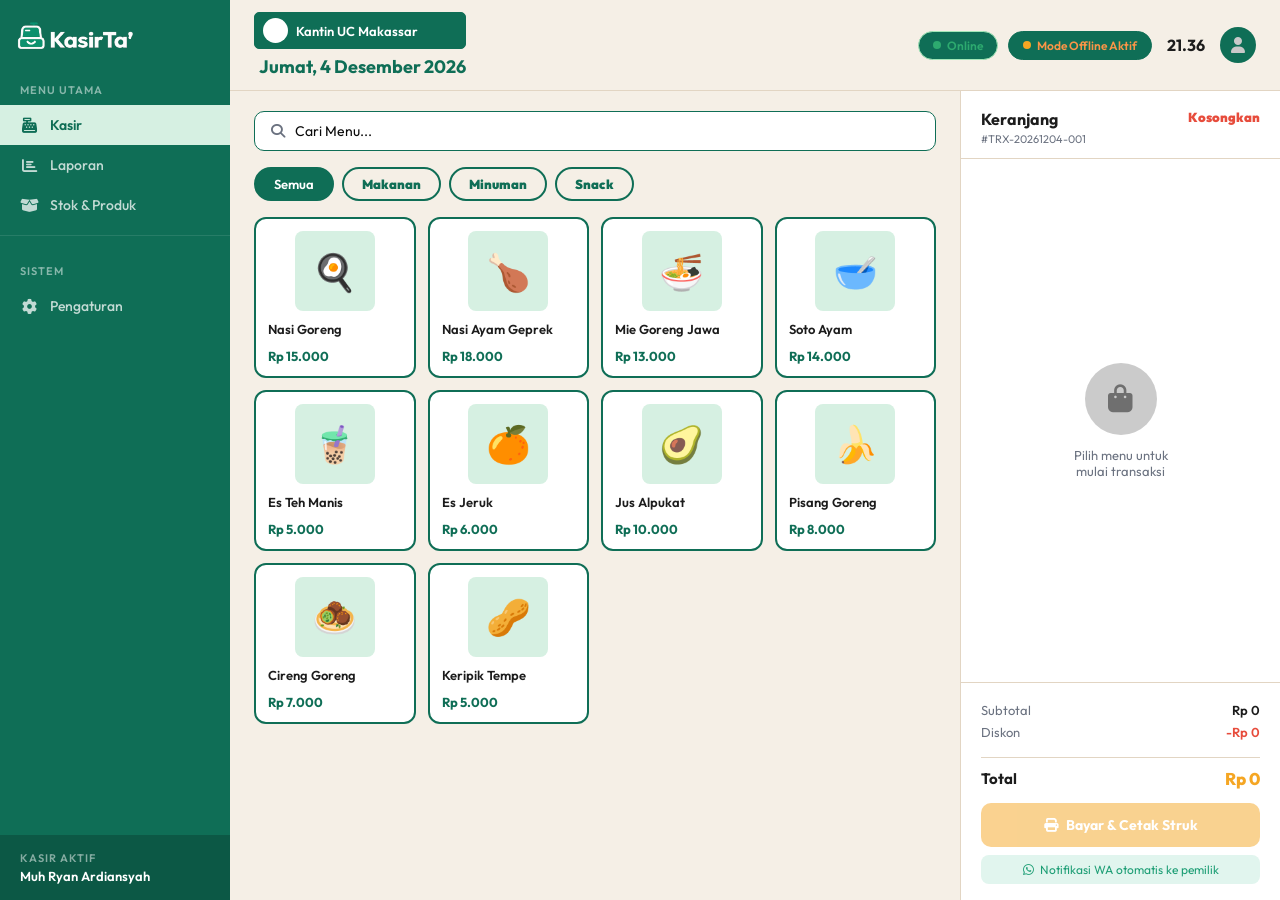
<file: index.html>
<!DOCTYPE html>
<html lang="id">
<head>
  <meta charset="UTF-8" />
  <meta name="viewport" content="width=device-width, initial-scale=1.0"/>
  <title>KasirTa' - Kasir Page</title>
  <link href="https://fonts.googleapis.com/css2?family=Plus+Jakarta+Sans:wght@400;500;600;700;800&display=swap" rel="stylesheet"/>
  <link href="https://cdnjs.cloudflare.com/ajax/libs/font-awesome/6.5.0/css/all.min.css" rel="stylesheet"/>
  <link rel="stylesheet" href="style.css"/>
</head>
<body>

<!-- ═══════════════════════════════════
     SIDEBAR
═══════════════════════════════════ -->
<aside class="sidebar">

  <div class="sidebar-logo">
    <img src="/img/logo.png" alt="KasirTa'" class="sidebar-logo-img"/>
  </div>

  <p class="sidebar-section-label">Menu Utama</p>
  <nav class="sidebar-nav">
    <a class="active" onclick="showPage('kasir', this)">
      <i class="fas fa-cash-register"></i> Kasir
    </a>
    <a href="laporan-page/laporan-page.html">
      <i class="fas fa-chart-bar"></i> Laporan
    </a>
    <a href="stok-page/stok-page.html">
      <i class="fas fa-box-open"></i> Stok & Produk
    </a>
  </nav>

  <div class="sidebar-divider"></div>

  <p class="sidebar-section-label">Sistem</p>
  <nav class="sidebar-nav">
    <a href="pengaturan-page/pengaturan-page.html">
      <i class="fas fa-cog"></i> Pengaturan
    </a>
  </nav>

  <div class="sidebar-bottom">
    <div class="kasir-label">Kasir Aktif</div>
    <div class="kasir-name">Muh Ryan Ardiansyah</div>
  </div>

</aside>

<!-- ═══════════════════════════════════
     MAIN AREA
═══════════════════════════════════ -->
<div class="main">

  <!-- TOPBAR -->
  <header class="topbar">
    <div class="topbar-left">
      <span class="kantin-badge">
        <span class="dot"></span>
        Kantin UC Makassar
      </span>
      <div class="topbar-date" id="topbar-date"></div>
    </div>
    <div class="topbar-right">
      <div class="status-badge status-online">
        <span class="dot"></span> Online
      </div>
      <div class="status-badge status-offline">
        <span class="dot"></span> Mode Offline Aktif
      </div>
      <div class="topbar-time" id="topbar-time"></div>
      <div class="topbar-avatar"><i class="fas fa-user"></i></div>
    </div>
  </header>

  <!-- CONTENT -->
  <div class="content">

    <!-- MENU PANEL -->
    <div class="menu-panel">

      <!-- Search -->
      <div class="search-bar">
        <i class="fas fa-search"></i>
        <input type="text" id="searchInput" placeholder="Cari Menu..." oninput="filterMenu()"/>
      </div>

      <!-- Filter Kategori -->
      <div class="filter-tabs">
        <button class="filter-tab active" onclick="setFilter('Semua', this)">Semua</button>
        <button class="filter-tab" onclick="setFilter('Makanan', this)">Makanan</button>
        <button class="filter-tab" onclick="setFilter('Minuman', this)">Minuman</button>
        <button class="filter-tab" onclick="setFilter('Snack', this)">Snack</button>
      </div>

      <!-- Grid Menu -->
      <div class="menu-grid" id="menuGrid"></div>

    </div>

    <!-- CART PANEL -->
    <div class="cart-panel">

      <div class="cart-header">
        <div>
          <h3>Keranjang</h3>
          <div class="trx-id" id="trxId"></div>
        </div>
        <button class="kosongkan-btn" onclick="clearCart()">Kosongkan</button>
      </div>

      <div class="cart-items" id="cartItems">
        <!-- Diisi oleh JavaScript -->
      </div>

      <div class="cart-footer">
        <div class="cart-summary">
          <div class="cart-row">
            <span class="label">Subtotal</span>
            <span class="val" id="subtotalVal">Rp 0</span>
          </div>
          <div class="cart-row">
            <span class="label">Diskon</span>
            <span class="val diskon" id="diskonVal">-Rp 0</span>
          </div>
        </div>
        <div class="cart-total">
          <span class="label">Total</span>
          <span class="val" id="totalVal">Rp 0</span>
        </div>
        <button class="btn-bayar" id="btnBayar" onclick="openConfirmModal()" disabled>
          <i class="fas fa-print"></i> Bayar & Cetak Struk
        </button>
        <button class="info-wa">
          <i class="fab fa-whatsapp"></i> Notifikasi WA otomatis ke pemilik
        </button>
      </div>

    </div>
  </div>
</div>

<!-- ═══════════════════════════════════
     MODAL KONFIRMASI
═══════════════════════════════════ -->
<div class="modal-overlay" id="confirmModal">
  <div class="modal">
    <div class="modal-icon confirm"><i class="fas fa-receipt"></i></div>
    <h3>Konfirmasi Pembayaran</h3>
    <div class="modal-amount" id="modalAmount">Rp 0</div>

    <!-- METODE PEMBAYARAN -->
     <div class="modal-section-label">Metode Pembayaran</div>
     <div class="modal-pay-methods">
      <button class="pay-method-btn active" onclick="selectPayMethod(this, 'Tunai')">
        <i class="fas fa-money-bill-wave"></i> Tunai
      </button>
      <button class="pay-method-btn coming-soon" onclick="showComingSoon()">
        <i class="fas fa-qrcode"></i> QRIS 
      </button>
      <button class="pay-method-btn coming-soon" onclick="showComingSoon()">
        <i class="fas fa-university"></i> Transfer Bank
      </button>
     </div>

     <!-- INPUT NOMINAL TUNAI -->
    <div class="modal-cash-section" id="cashSection">
      <div class="modal-section-label">Uang Diterima</div>
      <input
        type="number"
        id="cashInput"
        class="modal-cash-input"
        placeholder="Masukan nominal..."
        oninput="hitungKembalian()"
      />
      <div class="modal-kembalian" id="kembalianBox" style="display:none;">
        <span>Kembalian</span>
        <span id="kembalianVal" class="kembalian-val">Rp 0</span>
      </div>
      <div class="modal-kurang" id="kurangBox" style="display:none;">
        <span>Uang Kurang</span>
        <span id="kurangVal" class="kurang-val">Rp 0</span>
      </div>
    </div>

    <div class="modal-actions">
      <button class="modal-btn-cancel" onclick="closeConfirmModal()">Batal</button>
      <button class="modal-btn-confirm" id="btnKonfirmasi" onclick="confirmPayment()">
        <i class="fas fa-print"></i> Proses & Cetak Struk
      </button>
    </div>
  </div>
</div>

<!-- ═══════════════════════════════════
     MODAL SUKSES
═══════════════════════════════════ -->
<div class="modal-overlay" id="successModal">
  <div class="modal">
    <div class="modal-icon success"><i class="fas fa-check"></i></div>
    <h3>Transaksi Berhasil!</h3>
    <div class="modal-amount" id="successAmount">Rp 0</div>
    <p>Struk telah dicetak. Terima kasih!</p>
    <div class="modal-actions">
      <button class="modal-btn-print" onclick="printStruk()">
        <i class="fas fa-print"></i> Cetak Struk
      </button>
      <button class="modal-btn-new" onclick="newTransaction()">Transaksi Baru</button>
    </div>
  </div>
</div>

<!-- TOAST NOTIFIKASI -->
<div class="toast" id="toast"></div>

<!-- STRUK PRINT -->
<!-- STRUK PRINT -->
<div id="strukPrint" class="struk-print">

  <!-- HEADER -->
  <div class="struk-logo">🧾 KasirTa'</div>
  <div class="struk-toko">Kantin UC Makassar</div>
  <div class="struk-alamat">Universitas Ciputra Makassar</div>
  <div class="struk-divider">================================</div>

  <!-- META TRANSAKSI -->
  <div class="struk-row">
    <span>No. Transaksi</span>
    <span id="struk-trxid"></span>
  </div>
  <div class="struk-row">
    <span>Tanggal</span>
    <span id="struk-tanggal"></span>
  </div>
  <div class="struk-row">
    <span>Kasir</span>
    <span>Muh Ryan Ardiansyah</span>
  </div>
  <div class="struk-divider">================================</div>

  <!-- ITEM BELANJA -->
  <div id="struk-items" class="struk-items"></div>
  <div class="struk-divider">--------------------------------</div>

  <!-- RINGKASAN PEMBAYARAN -->
  <div class="struk-row">
    <span>Subtotal</span>
    <span id="struk-subtotal"></span>
  </div>
  <div class="struk-row">
    <span>Diskon</span>
    <span>Rp 0</span>
  </div>
  <div class="struk-divider">================================</div>
  <div class="struk-row grand">
    <span>TOTAL</span>
    <span id="struk-total"></span>
  </div>
  <div class="struk-row" id="struk-diterima-row">
    <span>Uang Diterima</span>
    <span id="struk-diterima"></span>
  </div>
  <div class="struk-row struk-kembalian" id="struk-kembalian-row">
    <span>Kembalian</span>
    <span id="struk-kembalian"></span>
  </div>
  <div class="struk-row">
    <span>Metode Bayar</span>
    <span id="struk-metode"></span>
  </div>
  <div class="struk-divider">================================</div>

  <!-- FOOTER -->
  <div class="struk-footer">
    <div>Terima kasih sudah berkunjung!</div>
    <div>Powered by KasirTa'</div>
  </div>

</div>

<!-- JavaScript -->
<script src="app.js"></script>

</body>
</html>
</file>
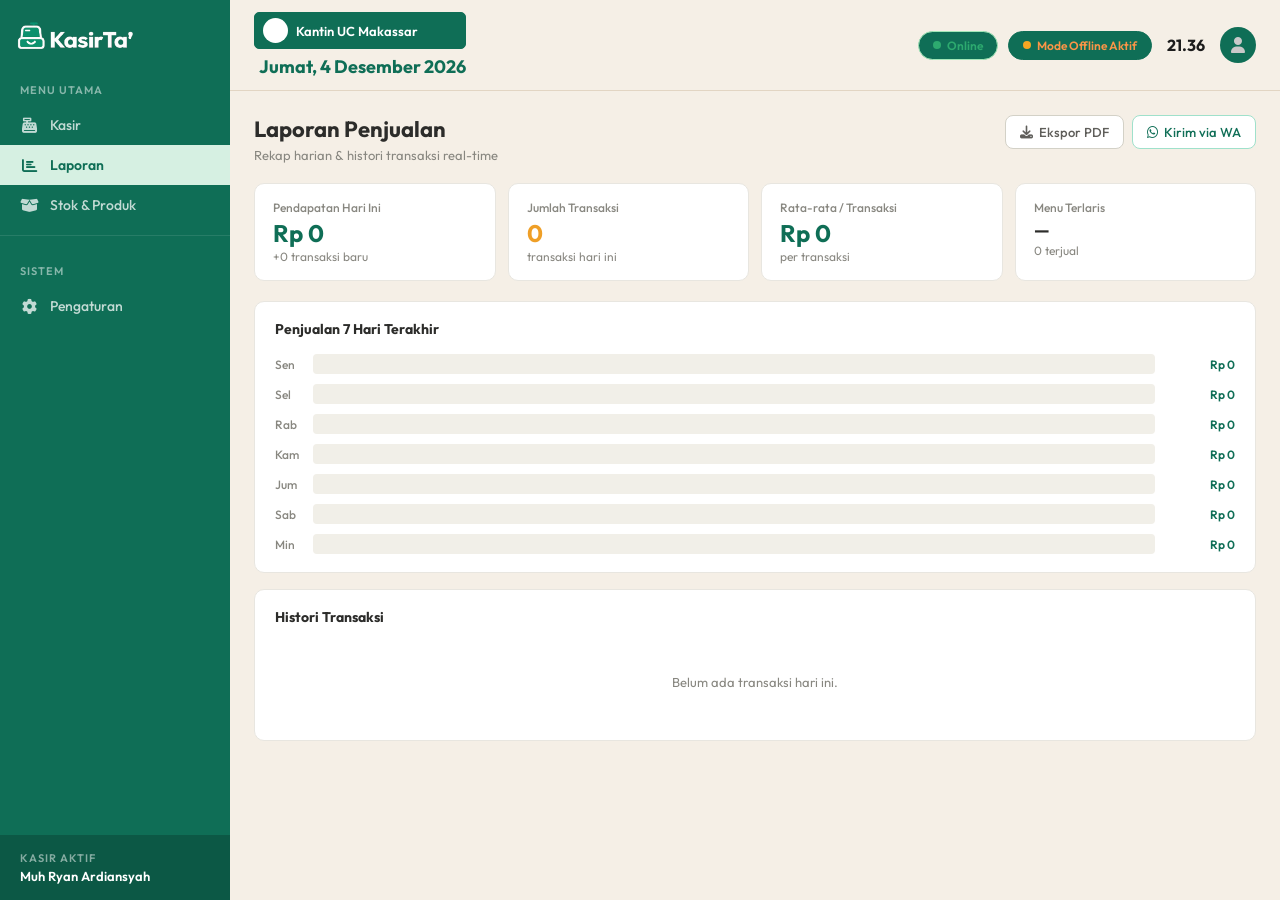
<file: laporan-page/laporan-page.html>
<!DOCTYPE html>
<html lang="id">
<head>
  <meta charset="UTF-8" />
  <meta name="viewport" content="width=device-width, initial-scale=1.0"/>
  <title>KasirTa' - Laporan Penjualan</title>
  <link href="https://fonts.googleapis.com/css2?family=Outfit:wght@300;400;500;600;700&display=swap" rel="stylesheet"/>
  <link href="https://cdnjs.cloudflare.com/ajax/libs/font-awesome/6.5.0/css/all.min.css" rel="stylesheet"/>
  <link rel="stylesheet" href="../style.css"/>
</head>
<body>

<!-- ═══════════════════════════════════
     SIDEBAR
═══════════════════════════════════ -->
<aside class="sidebar">

  <div class="sidebar-logo">
    <img src="../img/logo.png" alt="KasirTa'" class="sidebar-logo-img"/>
  </div>

  <p class="sidebar-section-label">Menu Utama</p>
  <nav class="sidebar-nav">
    <a href="../index.html">
      <i class="fas fa-cash-register"></i> Kasir
    </a>
    <a href="laporan-page.html" class="active">
      <i class="fas fa-chart-bar"></i> Laporan
    </a>
    <a href="../stok-page/stok-page.html">
      <i class="fas fa-box-open"></i> Stok & Produk
    </a>
  </nav>

  <div class="sidebar-divider"></div>

  <p class="sidebar-section-label">Sistem</p>
  <nav class="sidebar-nav">
    <a href="#">
      <i class="fas fa-cog"></i> Pengaturan
    </a>
  </nav>

  <div class="sidebar-bottom">
    <div class="kasir-label">Kasir Aktif</div>
    <div class="kasir-name">Muh Ryan Ardiansyah</div>
  </div>

</aside>

<!-- ═══════════════════════════════════
     MAIN AREA
═══════════════════════════════════ -->
<div class="main">

  <!-- TOPBAR -->
  <header class="topbar">
    <div class="topbar-left">
      <span class="kantin-badge">
        <span class="dot"></span>
        Kantin UC Makassar
      </span>
      <div class="topbar-date" id="topbar-date"></div>
    </div>
    <div class="topbar-right">
      <div class="status-badge status-online">
        <span class="dot"></span> Online
      </div>
      <div class="status-badge status-offline">
        <span class="dot"></span> Mode Offline Aktif
      </div>
      <div class="topbar-time" id="topbar-time"></div>
      <div class="topbar-avatar"><i class="fas fa-user"></i></div>
    </div>
  </header>

  <!-- CONTENT -->
  <div class="content-page">

    <div class="page-header">
      <div>
        <h1 class="page-title">Laporan Penjualan</h1>
        <p class="page-subtitle">Rekap harian &amp; histori transaksi real-time</p>
      </div>
      <div class="page-actions">
        <button class="btn-outline" onclick="eksporPDF()">
          <i class="fas fa-download"></i> Ekspor PDF
        </button>
        <button class="btn-outline green" onclick="kirimWA()">
          <i class="fab fa-whatsapp"></i> Kirim via WA
        </button>
      </div>
    </div>

    <!-- STAT CARDS -->
    <div class="stat-grid">
      <div class="stat-card">
        <div class="stat-label">Pendapatan Hari Ini</div>
        <div class="stat-value sv-green" id="totalPendapatan">Rp 0</div>
        <div class="stat-hint" id="hintPendapatan">+0 transaksi baru</div>
      </div>
      <div class="stat-card">
        <div class="stat-label">Jumlah Transaksi</div>
        <div class="stat-value sv-amber" id="totalTrx">0</div>
        <div class="stat-hint">transaksi hari ini</div>
      </div>
      <div class="stat-card">
        <div class="stat-label">Rata-rata / Transaksi</div>
        <div class="stat-value sv-green" id="avgTrx">Rp 0</div>
        <div class="stat-hint">per transaksi</div>
      </div>
      <div class="stat-card">
        <div class="stat-label">Menu Terlaris</div>
        <div class="stat-value sv-dark" id="topMenu">—</div>
        <div class="stat-hint" id="topMenuCount">0 terjual</div>
      </div>
    </div>

    <!-- GRAFIK 7 HARI -->
    <div class="laporan-card">
      <div class="laporan-card-title">Penjualan 7 Hari Terakhir</div>
      <div class="bar-chart">
        <div class="bar-row"><span class="bar-day">Sen</span><div class="bar-track"><div class="bar-fill" id="bar-sen"></div></div><span class="bar-val" id="val-sen">Rp 0</span></div>
        <div class="bar-row"><span class="bar-day">Sel</span><div class="bar-track"><div class="bar-fill" id="bar-sel"></div></div><span class="bar-val" id="val-sel">Rp 0</span></div>
        <div class="bar-row"><span class="bar-day">Rab</span><div class="bar-track"><div class="bar-fill" id="bar-rab"></div></div><span class="bar-val" id="val-rab">Rp 0</span></div>
        <div class="bar-row"><span class="bar-day">Kam</span><div class="bar-track"><div class="bar-fill" id="bar-kam"></div></div><span class="bar-val" id="val-kam">Rp 0</span></div>
        <div class="bar-row"><span class="bar-day">Jum</span><div class="bar-track"><div class="bar-fill" id="bar-jum"></div></div><span class="bar-val" id="val-jum">Rp 0</span></div>
        <div class="bar-row"><span class="bar-day">Sab</span><div class="bar-track"><div class="bar-fill" id="bar-sab"></div></div><span class="bar-val" id="val-sab">Rp 0</span></div>
        <div class="bar-row"><span class="bar-day">Min</span><div class="bar-track"><div class="bar-fill" id="bar-min"></div></div><span class="bar-val" id="val-min">Rp 0</span></div>
      </div>
    </div>

    <!-- HISTORI TRANSAKSI -->
    <div class="laporan-card">
      <div class="laporan-card-title">Histori Transaksi</div>
      <div id="historiTrx">
        <div class="empty-histori">Belum ada transaksi hari ini.</div>
      </div>
    </div>

  </div>
</div>

<!-- TOAST -->
<div class="toast" id="toast"></div>

<script src="../app.js"></script>
<script src="laporan.js"></script>
</body>
</html>
</file>
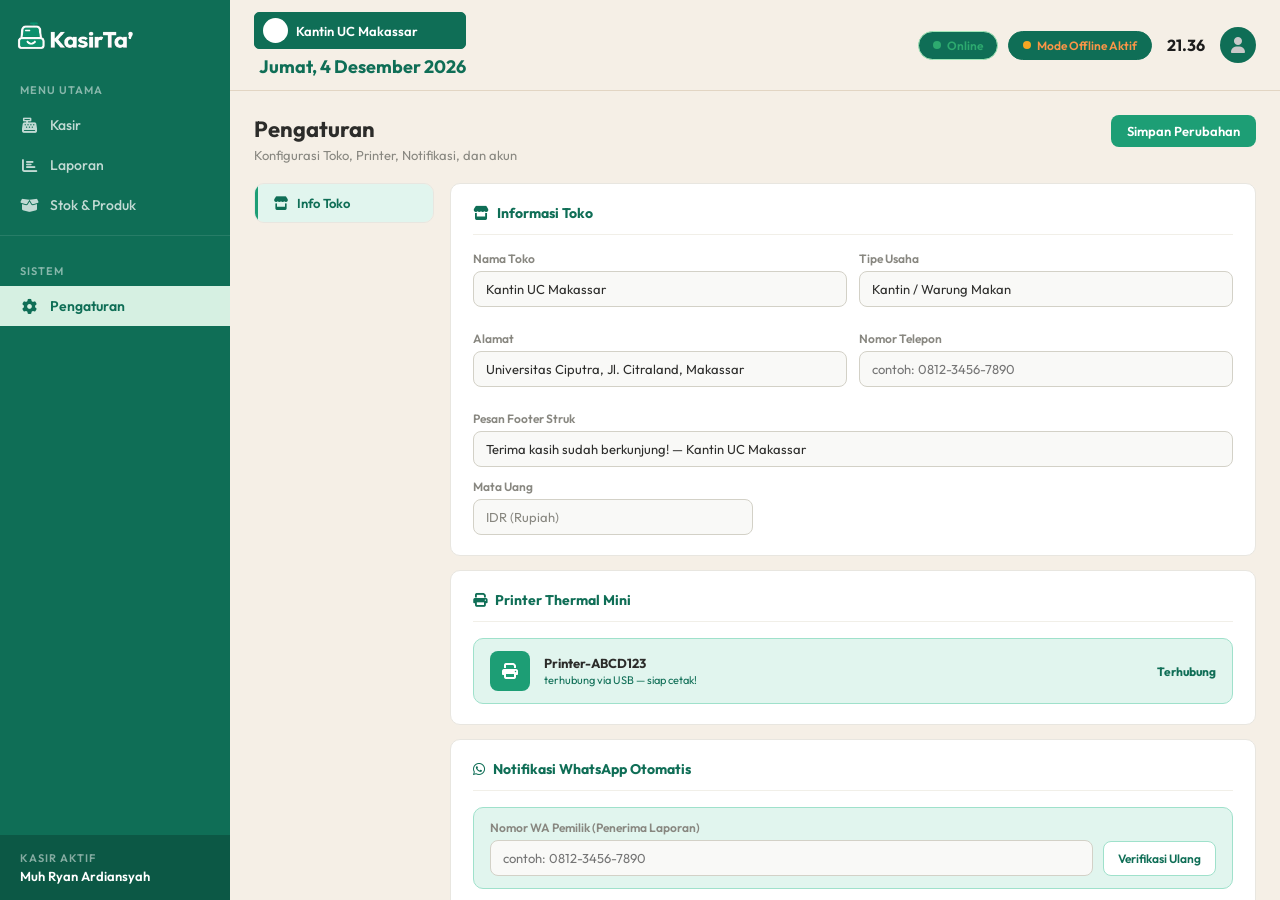
<file: pengaturan-page/pengaturan-page.html>
<!DOCTYPE html>
<html lang="id">
<head>
  <meta charset="UTF-8" />
  <meta name="viewport" content="width=device-width, initial-scale=1.0"/>
  <title>KasirTa' - Pengaturan</title>
  <link href="https://fonts.googleapis.com/css2?family=Outfit:wght@300;400;500;600;700&display=swap" rel="stylesheet"/>
  <link href="https://cdnjs.cloudflare.com/ajax/libs/font-awesome/6.5.0/css/all.min.css" rel="stylesheet"/>
  <link rel="stylesheet" href="../style.css"/>
</head>
<body>

<!-- ═══════════════════════════════════
     SIDEBAR
═══════════════════════════════════ -->
<aside class="sidebar">

  <div class="sidebar-logo">
    <img src="../img/logo.png" alt="KasirTa'" class="sidebar-logo-img"/>
  </div>

  <p class="sidebar-section-label">Menu Utama</p>
  <nav class="sidebar-nav">
    <a href="../index.html">
      <i class="fas fa-cash-register"></i> Kasir
    </a>
    <a href="../laporan-page/laporan-page.html">
      <i class="fas fa-chart-bar"></i> Laporan
    </a>
    <a href="../stok-page/stok-page.html">
      <i class="fas fa-box-open"></i> Stok & Produk
    </a>
  </nav>

  <div class="sidebar-divider"></div>

  <p class="sidebar-section-label">Sistem</p>
  <nav class="sidebar-nav">
    <a href="pengaturan-page.html" class="active">
      <i class="fas fa-cog"></i> Pengaturan
    </a>
  </nav>

  <div class="sidebar-bottom">
    <div class="kasir-label">Kasir Aktif</div>
    <div class="kasir-name">Muh Ryan Ardiansyah</div>
  </div>

</aside>

<!-- ═══════════════════════════════════
     MAIN AREA
═══════════════════════════════════ -->
<div class="main">

  <!-- TOPBAR -->
  <header class="topbar">
    <div class="topbar-left">
      <span class="kantin-badge">
        <span class="dot"></span>
        Kantin UC Makassar
      </span>
      <div class="topbar-date" id="topbar-date"></div>
    </div>
    <div class="topbar-right">
      <div class="status-badge status-online">
        <span class="dot"></span> Online
      </div>
      <div class="status-badge status-offline">
        <span class="dot"></span> Mode Offline Aktif
      </div>
      <div class="topbar-time" id="topbar-time"></div>
      <div class="topbar-avatar"><i class="fas fa-user"></i></div>
    </div>
  </header>

  <!-- CONTENT -->
  <div class="content-page">

    <div class="page-header">
      <div>
        <h1 class="page-title">Pengaturan</h1>
        <p class="page-subtitle">Konfigurasi Toko, Printer, Notifikasi, dan akun</p>
      </div>
      <div class="page-actions">
        <button class="btn-primary-green" onclick="simpanPengaturan()">
          Simpan Perubahan
        </button>
      </div>
    </div>

    <div class="pengaturan-layout">

      <!-- SIDEBAR PENGATURAN -->
      <div class="pengaturan-nav">
        <div class="pnav-item active" onclick="showPanel('info', this)">
          <i class="fas fa-store"></i> Info Toko
        </div>
      </div>

      <!-- PANEL KONTEN -->
      <div class="pengaturan-panels">

        <!-- PANEL: INFO TOKO -->
        <div class="panel-section" id="panel-info">

          <!-- INFORMASI TOKO -->
          <div class="setting-card">
            <div class="setting-card-title">
              <i class="fas fa-store"></i> Informasi Toko
            </div>
            <div class="setting-form-grid">
              <div class="form-group">
                <label class="form-label">Nama Toko</label>
                <input class="form-input" type="text" id="set-nama" placeholder="contoh: Kantin UC Makassar" value="Kantin UC Makassar"/>
              </div>
              <div class="form-group">
                <label class="form-label">Tipe Usaha</label>
                <input class="form-input" type="text" id="set-tipe" placeholder="contoh: Kantin / Warung Makan" value="Kantin / Warung Makan"/>
              </div>
            </div>
            <div class="setting-form-grid">
              <div class="form-group">
                <label class="form-label">Alamat</label>
                <input class="form-input" type="text" id="set-alamat" placeholder="Alamat lengkap toko" value="Universitas Ciputra, Jl. Citraland, Makassar"/>
              </div>
              <div class="form-group">
                <label class="form-label">Nomor Telepon</label>
                <input class="form-input" type="text" id="set-telp" placeholder="contoh: 0812-3456-7890"/>
              </div>
            </div>
            <div class="form-group">
              <label class="form-label">Pesan Footer Struk</label>
              <input class="form-input" type="text" id="set-footer" placeholder="Pesan yang muncul di bawah struk" value="Terima kasih sudah berkunjung! — Kantin UC Makassar"/>
            </div>
            <div class="form-group" style="max-width: 280px;">
              <label class="form-label">Mata Uang</label>
              <input class="form-input" type="text" id="set-matauang" value="IDR (Rupiah)" readonly/>
            </div>
          </div>

          <!-- PRINTER THERMAL -->
          <div class="setting-card">
            <div class="setting-card-title">
              <i class="fas fa-print"></i> Printer Thermal Mini
            </div>
            <div class="printer-connected-card">
              <div class="printer-icon-box">
                <i class="fas fa-print"></i>
              </div>
              <div class="printer-info">
                <div class="printer-name">Printer-ABCD123</div>
                <div class="printer-status">terhubung via USB — siap cetak!</div>
              </div>
              <span class="printer-badge">Terhubung</span>
            </div>
          </div>

          <!-- NOTIFIKASI WHATSAPP -->
          <div class="setting-card">
            <div class="setting-card-title">
              <i class="fab fa-whatsapp"></i> Notifikasi WhatsApp Otomatis
            </div>
            <div class="wa-input-card">
              <div class="form-group" style="margin-bottom:0; flex:1;">
                <label class="form-label">Nomor WA Pemilik (Penerima Laporan)</label>
                <input class="form-input" type="text" id="set-wa" placeholder="contoh: 0812-3456-7890"/>
              </div>
              <button class="btn-verifikasi" onclick="verifikasiWA()">Verifikasi Ulang</button>
            </div>

            <div class="toggle-row">
              <div class="toggle-info">
                <div class="toggle-title">Laporan harian otomatis</div>
                <div class="toggle-desc">Kirim rekap penjualan setiap pukul 21.00 ke nomor pemilik</div>
              </div>
              <div class="toggle-switch on" id="toggle-laporan" onclick="toggleSwitch('toggle-laporan')"></div>
            </div>

            <div class="toggle-row">
              <div class="toggle-info">
                <div class="toggle-title">Notifikasi Stok Menipis</div>
                <div class="toggle-desc">Kirim WA otomatis ketika produk di bawah batas minimum</div>
              </div>
              <div class="toggle-switch on" id="toggle-stok" onclick="toggleSwitch('toggle-stok')"></div>
            </div>
          </div>

        </div>
      </div>
    </div>

  </div>
</div>

<!-- TOAST -->
<div class="toast" id="toast"></div>

<script src="../app.js"></script>
<script src="pengaturan.js"></script>
</body>
</html>
</file>
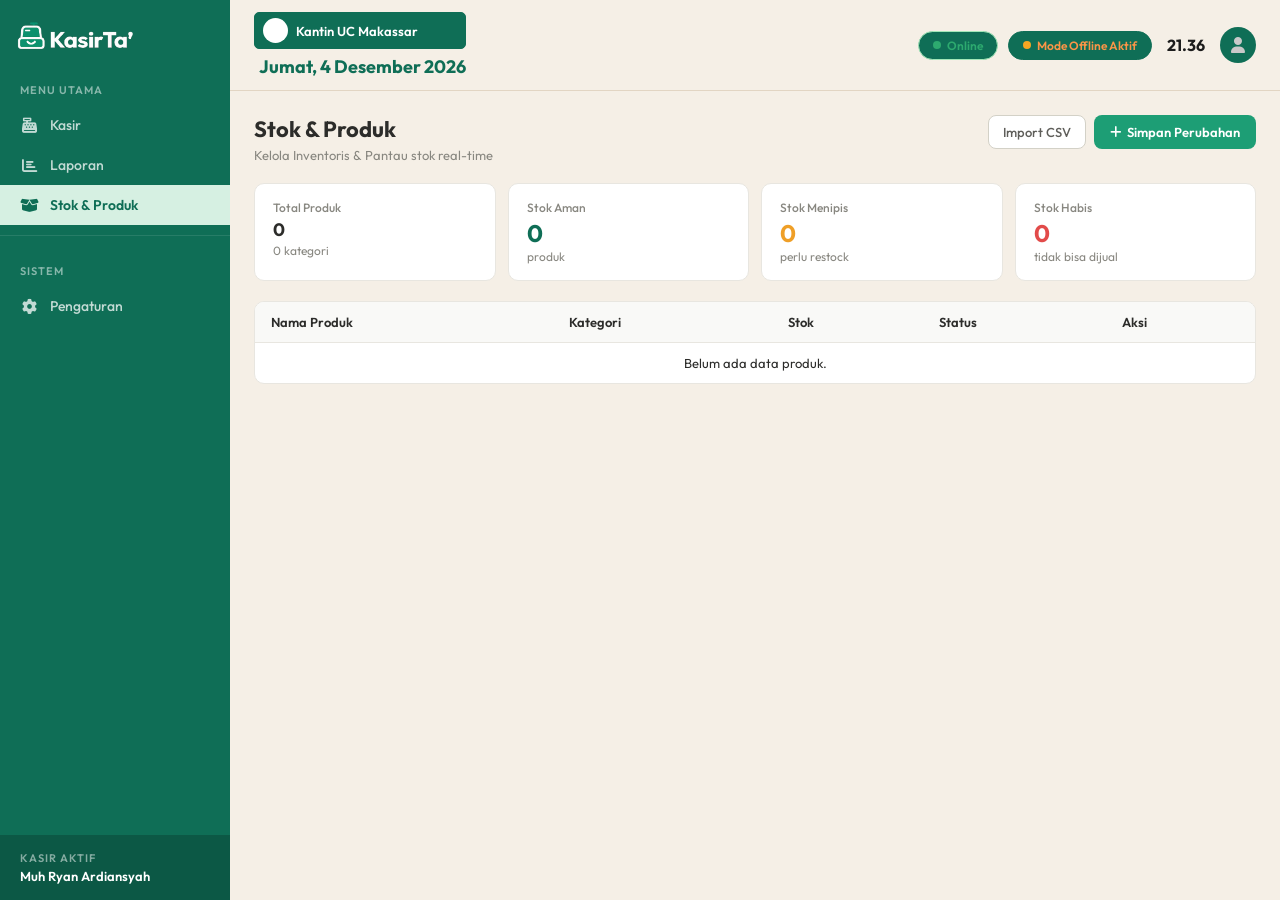
<file: stok-page/stok-page.html>
<!DOCTYPE html>
<html lang="id">
<head>
  <meta charset="UTF-8" />
  <meta name="viewport" content="width=device-width, initial-scale=1.0"/>
  <title>KasirTa' - Stok & Produk</title>
  <link href="https://fonts.googleapis.com/css2?family=Outfit:wght@300;400;500;600;700&display=swap" rel="stylesheet"/>
  <link href="https://cdnjs.cloudflare.com/ajax/libs/font-awesome/6.5.0/css/all.min.css" rel="stylesheet"/>
  <link rel="stylesheet" href="../style.css"/>
</head>
<body>

<!-- ═══════════════════════════════════
     SIDEBAR
═══════════════════════════════════ -->
<aside class="sidebar">

  <div class="sidebar-logo">
    <img src="../img/logo.png" alt="KasirTa'" class="sidebar-logo-img"/>
  </div>

  <p class="sidebar-section-label">Menu Utama</p>
  <nav class="sidebar-nav">
    <a href="../index.html">
      <i class="fas fa-cash-register"></i> Kasir
    </a>
    <a href="../laporan-page/laporan-page.html">
      <i class="fas fa-chart-bar"></i> Laporan
    </a>
    <a href="stok-page.html" class="active">
      <i class="fas fa-box-open"></i> Stok & Produk
    </a>
  </nav>

  <div class="sidebar-divider"></div>

  <p class="sidebar-section-label">Sistem</p>
  <nav class="sidebar-nav">
    <a href="../pengaturan-page/pengaturan-page.html">
      <i class="fas fa-cog"></i> Pengaturan
    </a>
  </nav>

  <div class="sidebar-bottom">
    <div class="kasir-label">Kasir Aktif</div>
    <div class="kasir-name">Muh Ryan Ardiansyah</div>
  </div>

</aside>

<!-- ═══════════════════════════════════
     MAIN AREA
═══════════════════════════════════ -->
<div class="main">

  <!-- TOPBAR -->
  <header class="topbar">
    <div class="topbar-left">
      <span class="kantin-badge">
        <span class="dot"></span>
        Kantin UC Makassar
      </span>
      <div class="topbar-date" id="topbar-date"></div>
    </div>
    <div class="topbar-right">
      <div class="status-badge status-online">
        <span class="dot"></span> Online
      </div>
      <div class="status-badge status-offline">
        <span class="dot"></span> Mode Offline Aktif
      </div>
      <div class="topbar-time" id="topbar-time"></div>
      <div class="topbar-avatar"><i class="fas fa-user"></i></div>
    </div>
  </header>

  <!-- CONTENT -->
  <div class="content-page">

    <div class="page-header">
      <div>
        <h1 class="page-title">Stok & Produk</h1>
        <p class="page-subtitle">Kelola Inventoris &amp; Pantau stok real-time</p>
      </div>
      <div class="page-actions">
        <button class="btn-outline" onclick="importCSV()">
          Import CSV
        </button>
        <button class="btn-primary-green" onclick="simpanPerubahan()">
          <i class="fas fa-plus"></i> Simpan Perubahan
        </button>
      </div>
    </div>

    <!-- STAT CARDS -->
    <div class="stat-grid">
      <div class="stat-card">
        <div class="stat-label">Total Produk</div>
        <div class="stat-value sv-dark" id="statTotalProduk">0</div>
        <div class="stat-hint" id="statKategori">0 kategori</div>
      </div>
      <div class="stat-card">
        <div class="stat-label">Stok Aman</div>
        <div class="stat-value sv-green" id="statAman">0</div>
        <div class="stat-hint">produk</div>
      </div>
      <div class="stat-card">
        <div class="stat-label">Stok Menipis</div>
        <div class="stat-value sv-amber" id="statMenipis">0</div>
        <div class="stat-hint">perlu restock</div>
      </div>
      <div class="stat-card">
        <div class="stat-label">Stok Habis</div>
        <div class="stat-value sv-red" id="statHabis">0</div>
        <div class="stat-hint">tidak bisa dijual</div>
      </div>
    </div>

    <!-- TABEL STOK -->
    <div class="stok-table-card">
      <table class="stok-table">
        <thead>
          <tr>
            <th>Nama Produk</th>
            <th>Kategori</th>
            <th>Stok</th>
            <th>Status</th>
            <th>Aksi</th>
          </tr>
        </thead>
        <tbody id="stokTableBody">
          <tr>
            <td colspan="5" class="empty-stok">Belum ada data produk.</td>
          </tr>
        </tbody>
      </table>
    </div>

  </div>
</div>

<!-- TOAST -->
<div class="toast" id="toast"></div>

<script src="../app.js"></script>
<script src="stok.js"></script>
</body>
</html>
</file>
<file: style.css>
/* ═══════════════════════════════════════════════════
   KASIRTE' — style.css
   Struktur:
   1. CSS Variables & Reset
   2. Layout Utama (body, sidebar, main)
   3. Sidebar
   4. Topbar
   5. Menu Panel (search, filter, grid, card)
   6. Cart Panel (header, items, footer)
   7. Modal
   8. Toast
   9. Scrollbar
═══════════════════════════════════════════════════ */
@import url('https://fonts.googleapis.com/css2?family=Outfit:wght@300;400;500;600;700&display=swap');

/* ─────────────────────────────
   1. CSS VARIABLES & RESET
───────────────────────────── */
:root {
  /* ── Dari Color Palette Figma ── */
  --green-dark:   #0F6E56;   /* Hijau tua  (sidebar, teks aksen) */
  --green-main:   #2daa6f;   /* Hijau utama (tombol aktif, badge) */
  --green-light:  #d6f0e2;   /* Hijau mint terang (background badge, card hover) */
  --green-hover:  #218a55;   /* Hijau hover */
  --orange:       #F5A623;   /* Oranye/kuning (tombol bayar, aksen) */
  --orange-dark:  #d4891a;   /* Oranye gelap (hover tombol bayar) */
  --red:          #e74c3c;   /* Merah (hapus, diskon) */
  --bg:           #F5EFE6;   /* Background utama — CREAM/BEIGE */
  --white:        #ffffff;   /* Putih murni */
  --cream:        #F5EFE6;   /* Cream — panel, card, topbar */
  --text-dark:    #1C1C1C;   /* Teks utama (hampir hitam) */
  --text-muted:   #6b7280;   /* Teks sekunder / placeholder */
  --border:       #E2D5C3;   /* Border cream kecoklatan */
  --wa-green:     #25d366;   /* WhatsApp hijau */
  --sidebar-w:    230px;
}

* {
  margin: 0;
  padding: 0;
  box-sizing: border-box;
}

body {
  font-family: 'Outfit', sans-serif;
  background: var(--bg);
  color: var(--text-dark);
  display: flex;
  height: 100vh;
  overflow: hidden;
}

/* ─────────────────────────────
   2. SIDEBAR
───────────────────────────── */
.sidebar {
  width: var(--sidebar-w);
  background: var(--green-dark);
  display: flex;
  flex-direction: column;
  flex-shrink: 0;
}

.sidebar-logo {
  padding: 20px 16px 12px 16px;
  display: flex;
  align-items: center;
}

.sidebar-logo-img {
  width: 120px;
  height: auto;
  object-fit: contain;
}

.sidebar-logo .logo-icon {
  width: 36px;
  height: 36px;
  background: var(--white);
  border-radius: 8px;
  display: flex;
  align-items: center;
  justify-content: center;
  color: var(--green-dark);
  font-size: 18px;
}

.sidebar-logo span {
  color: var(--white);
  font-size: 20px;
  font-weight: 800;
  letter-spacing: -0.5px;
}

.sidebar-section-label {
  color: rgba(255, 255, 255, 0.5);
  font-size: 11px;
  font-weight: 600;
  text-transform: uppercase;
  letter-spacing: 1px;
  padding: 18px 20px 8px;
}

.sidebar-nav a {
  display: flex;
  align-items: center;
  gap: 12px;
  padding: 11px 20px;
  color: rgba(255, 255, 255, 0.75);
  text-decoration: none;
  font-size: 14px;
  font-weight: 500;
  transition: all 0.2s;
  cursor: pointer;
}

.sidebar-nav a:hover {
  background: rgba(255, 255, 255, 0.08);
  color: #fff;
}

.sidebar-nav a.active {
  background: var(--green-light);
  color: var(--green-dark);
  font-weight: 600;
}

.sidebar-nav a i {
  width: 18px;
  text-align: center;
  font-size: 15px;
}

.sidebar-divider {
  height: 1px;
  background: rgba(255, 255, 255, 0.1);
  margin: 10px 0;
}

.sidebar-bottom {
  margin-top: auto;
  padding: 16px 20px;
  background: rgba(0, 0, 0, 0.2);
}

.sidebar-bottom .kasir-label {
  color: rgba(255, 255, 255, 0.5);
  font-size: 11px;
  font-weight: 600;
  text-transform: uppercase;
  letter-spacing: 1px;
}

.sidebar-bottom .kasir-name {
  color: #fff;
  font-size: 13px;
  font-weight: 600;
  margin-top: 3px;
}

/* ─────────────────────────────
   3. MAIN AREA
───────────────────────────── */
.main {
  flex: 1;
  display: flex;
  flex-direction: column;
  overflow: hidden;
}

/* ─────────────────────────────
   4. TOPBAR — background cream
───────────────────────────── */
.topbar {
  background: var(--cream);           /* ✅ CREAM */
  padding: 12px 24px;
  display: flex;
  align-items: center;
  justify-content: space-between;
  border-bottom: 1px solid var(--border);
  flex-shrink: 0;
}

.topbar-left {
  display: flex;
  flex-direction: column;
}

.kantin-badge {
  display: inline-flex;
  align-items: center;
  gap: 8px;
  background: var(--green-dark);
  border: 1.5px solid var(--green-dark);
  color: var(--white);
  padding: 5px 8px;
  border-radius: 5px;
  font-size: 13px;
  font-weight: 600;
}

.kantin-badge .dot {
  width: 25px;
  height: 25px;
  border-radius: 50%;
  background: var(--white);
}

.topbar-date {
  color: var(--green-dark);
  font-size: 18px;
  font-weight: 700;
  margin-top: 6px;
  margin-left: 5px;
}

.topbar-right {
  display: flex;
  align-items: center;
  gap: 10px;
}

.status-badge {
  display: flex;
  align-items: center;
  gap: 6px;
  padding: 6px 14px;
  border-radius: 999px;
  font-size: 12px;
  font-weight: 600;
}

/* Online Badge */
.status-online {
  background: var(--green-dark);
  color: var(--green-main);
  border: 1px solid #a3e6b8;
}

.status-online .dot {
  width: 8px;
  height: 8px;
  border-radius: 50%;
  background: var(--green-main);
  animation: pulse 1.5s infinite;
}

/* Offline Badge */
.status-offline {
  background: var(--green-dark);
  color: #fa9547;
  border: 1px solid var(--green-dark);
}

.status-offline .dot {
  width: 8px;
  height: 8px;
  border-radius: 50%;
  background: var(--orange);
}

@keyframes pulse {
  0%, 100% { opacity: 1; }
  50%       { opacity: 0.4; }
}

.topbar-time {
  font-size: 16px;
  font-weight: 700;
  color: var(--text-dark);
  min-width: 48px;
  text-align: center;
}

.topbar-avatar {
  width: 36px;
  height: 36px;
  border-radius: 50%;
  background: var(--green-dark);
  color: #c9c9c9;
  display: flex;
  align-items: center;
  justify-content: center;
  font-size: 16px;
  cursor: pointer;
}

/* ─────────────────────────────
   5. CONTENT AREA
───────────────────────────── */
.content {
  display: flex;
  flex: 1;
  overflow: hidden;
}

/* ─────────────────────────────
   6. MENU PANEL — background cream
───────────────────────────── */
.menu-panel {
  flex: 1;
  padding: 20px 24px;
  overflow-y: auto;
  display: flex;
  flex-direction: column;
  gap: 16px;
  background: var(--bg);              /* ✅ CREAM */
}

/* Search Bar */
.search-bar {
  display: flex;
  align-items: center;
  gap: 10px;
  background: var(--white);
  border: 1.5px solid var(--green-dark);
  border-radius: 10px;
  padding: 10px 16px;
  transition: border-color 0.2s;
}

.search-bar:focus-within {
  border-color: var(--green-main);
}

.search-bar i {
  color: var(--text-muted);
  font-size: 14px;
}

.search-bar input {
  border: none;
  outline: none;
  background: transparent;
  font-family: inherit;
  font-size: 14px;
  color: var(--text-dark);
  width: 100%;
}

.search-bar input::placeholder {
  color: #090909;
}

/* Filter Tabs */
.filter-tabs {
  display: flex;
  gap: 8px;
  flex-wrap: wrap;
}

.filter-tab {
  padding: 7px 18px;
  border-radius: 999px;
  border: 2.5px solid var(--green-dark);
  background: var(--bg);
  color: var(--green-dark);
  font-size: 13px;
  font-weight: 1000;
  cursor: pointer;
  transition: all 0.2s;
  font-family: inherit;
}

.filter-tab:hover {
  border-color: var(--green-main);
  color: var(--green-main);
}

.filter-tab.active {
  background: var(--green-dark);
  border-color: var(--green-dark);
  color: #fff;
  font-weight: 600;
}

/* Menu Grid */
.menu-grid {
  display: grid;
  grid-template-columns: repeat(auto-fill, minmax(150px, 1fr));
  gap: 12px;
}

/* Menu Card */
.menu-card {
  background: var(--white);
  border: 2.5px solid var(--green-dark);
  border-radius: 12px;
  padding: 12px;
  cursor: pointer;
  transition: all 0.2s;
  display: flex;
  flex-direction: column;
  align-items: center;
  text-align: center;
  gap: 10px;
  position: relative;
  overflow: hidden;
}

.menu-card:hover {
  border-color: var(--green-main);
  box-shadow: 0 4px 16px rgba(45, 155, 87, 0.15);
  transform: translateY(-2px);
}

.menu-card .food-emoji {
  width: 80px;
  height: 80px;
  border-radius: 8px;
  background: var(--green-light);
  display: flex;
  align-items: center;
  justify-content: center;
  font-size: 36px;
}

.menu-card .name {
  font-size: 13px;
  font-weight: 600;
  color: var(--text-dark);
  line-height: 1.3;
  align-self: start;
}

.menu-card .price {
  font-size: 13px;
  font-weight: 700;
  color: var(--green-dark);
  align-self: start;
}

.menu-card .add-btn {
  position: absolute;
  bottom: 8px;
  right: 8px;
  width: 24px;
  height: 24px;
  background: var(--green-main);
  color: white;
  border-radius: 50%;
  display: flex;
  align-items: center;
  justify-content: center;
  font-size: 14px;
  opacity: 0;
  transform: scale(0.8);
  transition: all 0.2s;
}

.menu-card:hover .add-btn {
  opacity: 1;
  transform: scale(1);
}

/* ─────────────────────────────
   7. CART PANEL — background cream
───────────────────────────── */
.cart-panel {
  width: 320px;
  background: var(--white);           /* ✅ CREAM */
  border-left: 1px solid var(--border);
  display: flex;
  flex-direction: column;
  flex-shrink: 0;
}

.cart-header {
  padding: 18px 20px 12px;
  border-bottom: 1px solid var(--border);
  display: flex;
  justify-content: space-between;
  align-items: flex-start;
}

.cart-header h3 {
  font-size: 16px;
  font-weight: 700;
}

.cart-header .trx-id {
  font-size: 11px;
  color: var(--text-muted);
  margin-top: 3px;
}

.kosongkan-btn {
  background: none;
  border: none;
  color: var(--red);
  font-size: 13px;
  font-weight: 1000;
  cursor: pointer;
  font-family: inherit;
  padding: 0;
}

/* Cart Items List */
.cart-items {
  flex: 1;
  overflow-y: auto;
  padding: 12px 20px;
  background: var(--white);              /* ✅ CREAM */
}

/* Keranjang Kosong */
.cart-empty {
  display: flex;
  flex-direction: column;
  align-items: center;
  justify-content: center;
  height: 100%;
  gap: 12px;
  color: var(--text-muted);
}

.cart-empty .bag-icon {
  width: 72px;
  height: 72px;
  background: #cbcbcb;
  border-radius: 50%;
  display: flex;
  align-items: center;
  justify-content: center;
  font-size: 28px;
  color: #6f6f6f;
}

.cart-empty p {
  font-size: 13px;
  text-align: center;
}

/* Cart Item Row */
.cart-item {
  display: flex;
  align-items: center;
  gap: 10px;
  padding: 10px 0;
  border-bottom: 1px solid var(--border);
}

.cart-item:last-child {
  border-bottom: none;
}

.cart-item .item-emoji {
  width: 40px;
  height: 40px;
  border-radius: 8px;
  background: var(--green-light);
  display: flex;
  align-items: center;
  justify-content: center;
  font-size: 20px;
  flex-shrink: 0;
}

.cart-item .item-info {
  flex: 1;
}

.cart-item .item-name {
  font-size: 13px;
  font-weight: 600;
  color: var(--text-dark);
}

.cart-item .item-price {
  font-size: 12px;
  color: var(--green-dark);
  font-weight: 600;
  margin-top: 2px;
}

/* Quantity Control */
.qty-ctrl {
  display: flex;
  align-items: center;
  gap: 6px;
}

.qty-btn {
  width: 24px;
  height: 24px;
  border-radius: 6px;
  border: 1.5px solid var(--border);
  background: var(--white);
  display: flex;
  align-items: center;
  justify-content: center;
  cursor: pointer;
  font-size: 13px;
  color: var(--text-dark);
  font-weight: 700;
  transition: all 0.15s;
}

.qty-btn:hover {
  border-color: var(--green-main);
  color: var(--green-main);
}

.qty-btn.minus:hover {
  border-color: var(--red);
  color: var(--red);
}

.qty-num {
  font-size: 14px;
  font-weight: 700;
  min-width: 20px;
  text-align: center;
}

/* Cart Footer — background cream */
.cart-footer {
  padding: 16px 20px;
  border-top: 1px solid var(--border);
  background: var(--white);           /* ✅ CREAM */
}

.cart-summary {
  margin-bottom: 14px;
}

.cart-row {
  display: flex;
  justify-content: space-between;
  align-items: center;
  font-size: 13px;
  padding: 3px 0;
}

.cart-row .label { color: var(--text-muted); }
.cart-row .val   { font-weight: 600; color: var(--text-dark); }
.cart-row .val.diskon { color: var(--red); }

.cart-total {
  display: flex;
  justify-content: space-between;
  align-items: center;
  padding: 10px 0 14px;
  border-top: 1px solid var(--border);
  margin-top: 6px;
}

.cart-total .label { font-size: 15px; font-weight: 700; }
.cart-total .val   { font-size: 17px; font-weight: 800; color: var(--orange); }

/* Tombol Bayar */
.btn-bayar {
  width: 100%;
  padding: 13px;
  background: var(--orange);
  color: #fff;
  border: none;
  border-radius: 10px;
  font-family: inherit;
  font-size: 14px;
  font-weight: 700;
  cursor: pointer;
  display: flex;
  align-items: center;
  justify-content: center;
  gap: 8px;
  transition: background 0.2s, transform 0.1s;
  margin-bottom: 8px;
}

.btn-bayar:hover    { background: var(--orange-dark); }
.btn-bayar:active   { transform: scale(0.98); }
.btn-bayar:disabled { opacity: 0.5; cursor: not-allowed; }

/* Tombol WA */
.btn-wa {
  width: 100%;
  padding: 11px;
  background: var(--green-light);     /* ✅ hijau mint sesuai Figma */
  color: var(--green-dark);
  border: 1.5px solid #b5dfc5;
  border-radius: 10px;
  font-family: inherit;
  font-size: 13px;
  font-weight: 600;
  cursor: pointer;
  display: flex;
  align-items: center;
  justify-content: center;
  gap: 8px;
  transition: all 0.2s;
}

.btn-wa:hover { background: #c3e8d4; border-color: var(--green-main); }
.btn-wa i     { color: var(--wa-green); font-size: 16px; }

/* ─────────────────────────────
   8. MODAL
───────────────────────────── */
.modal-overlay {
  position: fixed;
  inset: 0;
  background: rgba(0, 0, 0, 0.4);
  display: flex;
  align-items: center;
  justify-content: center;
  z-index: 100;
  opacity: 0;
  pointer-events: none;
  transition: opacity 0.2s;
}

.modal-overlay.active {
  opacity: 1;
  pointer-events: all;
}

.modal {
  background: var(--white);
  border-radius: 16px;
  padding: 28px;
  width: 340px;
  text-align: center;
  transform: scale(0.9);
  transition: transform 0.2s;
}

.modal-overlay.active .modal {
  transform: scale(1);
}

.modal .modal-icon {
  width: 60px;
  height: 60px;
  border-radius: 50%;
  margin: 0 auto 16px;
  display: flex;
  align-items: center;
  justify-content: center;
  font-size: 28px;
}

.modal-icon.success { background: #e6f9ee; color: var(--green-main); }
.modal-icon.confirm { background: #fff8e1; color: var(--orange); }

.modal h3           { font-size: 17px; font-weight: 700; margin-bottom: 6px; }
.modal .modal-amount{ font-size: 28px; font-weight: 800; color: var(--orange); margin: 10px 0 6px; }
.modal p            { font-size: 13px; color: var(--text-muted); }

.modal-actions {
  display: flex;
  gap: 10px;
  margin-top: 20px;
}

.modal-actions button {
  flex: 1;
  padding: 11px;
  border-radius: 10px;
  font-family: inherit;
  font-size: 13px;
  font-weight: 700;
  cursor: pointer;
  border: none;
  transition: all 0.2s;
}

.modal-btn-cancel  { background: #f3f4f6; color: var(--text-dark); }
.modal-btn-confirm { background: var(--orange); color: #fff; }
.modal-btn-confirm:hover { background: var(--orange-dark); }
.modal-btn-new     { background: var(--green-main); color: #fff; width: 100%; }

/* ─────────────────────────────
   9. TOAST
───────────────────────────── */
.toast {
  position: fixed;
  bottom: 24px;
  right: 24px;
  background: var(--text-dark);
  color: #fff;
  padding: 12px 20px;
  border-radius: 10px;
  font-size: 13px;
  font-weight: 600;
  opacity: 0;
  transform: translateY(10px);
  transition: all 0.3s;
  z-index: 200;
}

.toast.show {
  opacity: 1;
  transform: translateY(0);
}

/* ─────────────────────────────
   10. SCROLLBAR
───────────────────────────── */
::-webkit-scrollbar       { width: 4px; }
::-webkit-scrollbar-track { background: transparent; }
::-webkit-scrollbar-thumb { background: var(--border); border-radius: 2px; }

/* ──────────────────────────────────────────────────────────
   ── STRUK PRINT (OPTIMASI KHUSUS PRINTER THERMAL 58MM)  ──
────────────────────────────────────────────────────────── */
.struk-print {
  display: none;
}

@media print {
  /* 1. Sembunyikan total semua elemen layout utama dashboard */
  body > *:not(.struk-print),
  .sidebar, .main, .topbar, .content, .cart-panel, .menu-panel, .modal-overlay, .toast {
    display: none !important;
  }

  /* 2. Reset canvas halaman */
  html, body {
    background: #fff !important;
    color: #000 !important;
    width: 100% !important;
    height: auto !important;
    margin: 0 !important;
    padding: 0 !important;
    display: block !important;
  }

  /* 3. Container Struk - Dikunci di 48mm (Area cetak aman kertas 58mm) */
  .struk-print {
    display: block !important;
    width: 48mm !important;        /* ✅ AMAN UNTUK 58MM: Menghindari batas fisik printer */
    max-width: 48mm !important;
    margin: 0 auto !important;     /* ✅ Memaksa struk tercetak tepat di tengah kertas */
    padding: 1mm 0mm !important;   /* Menghapus padding samping karena area sudah minimalis */
    box-sizing: border-box !important;
    font-family: 'Courier New', monospace !important;
    font-size: 9.5px !important;   /* ✅ Disesuaikan agar teks muat dalam lebar 48mm */
    line-height: 1.3 !important;
  }

  /* 4. Layout Baris Transaksi Kiri-Kanan */
  .struk-row {
    display: flex !important;
    justify-content: space-between !important;
    align-items: flex-start !important;
    width: 100% !important;
    margin: 2px 0 !important;
    box-sizing: border-box !important;
  }

  /* Kolom Kiri (Label / Nama Menu) */
  .struk-row > div:first-child,
  .struk-row > span:first-child {
    text-align: left !important;
    flex: 1 !important;
    padding-right: 4px !important;
    word-break: break-word !important; /* Jika nama menu/kasir panjang, otomatis turun rapi */
  }

  /* Kolom Kanan (Harga / Nilai Nominal) */
  .struk-row > div:last-child,
  .struk-row > span:last-child {
    text-align: right !important;
    flex-shrink: 0 !important;      /* Kunci nominal harga agar tidak terpotong */
    white-space: nowrap !important; /* Memastikan nominal harga selalu satu baris */
  }

  /* Detail Komponen Teks Struk */
  .struk-logo {
    font-size: 11px !important;
    font-weight: 700 !important;
    text-align: center !important;
    margin-bottom: 2px !important;
  }

  .struk-toko {
    font-size: 10px !important;
    font-weight: 700 !important;
    text-align: center !important;
  }

  .struk-alamat {
    font-size: 8.5px !important;
    text-align: center !important;
    margin-bottom: 3px !important;
  }

  .struk-divider {
    font-size: 9px !important;
    text-align: center !important;
    margin: 3px 0 !important;
    overflow: hidden !important;
    white-space: nowrap !important;
    letter-spacing: -1px; /* Merapatkan garis putus-putus pembatas */
  }

  .struk-items {
    margin: 3px 0 !important;
  }

  .struk-item-name {
    font-size: 9.5px !important;
    font-weight: 700 !important;
    display: block !important;
    width: 100% !important;
    text-align: left !important;
    word-break: break-word !important;
  }

  .struk-item-detail {
    display: flex !important;
    justify-content: space-between !important;
    font-size: 8.5px !important;
    padding-left: 2px !important;
    margin-bottom: 3px !important;
  }

  .struk-row.grand {
    font-weight: 700 !important;
    font-size: 10.5px !important;
    margin-top: 5px !important;
    border-top: 1px dashed #000 !important;
    padding-top: 3px !important;
  }

  .struk-kembalian {
    display: flex !important;
    justify-content: space-between !important;
    font-size: 9.5px !important;
    margin: 2px 0 !important;
  }

  .struk-footer {
    text-align: center !important;
    font-size: 8.5px !important;
    margin-top: 10px !important;
    line-height: 1.4 !important;
  }

  /* Mengirimkan perintah ukuran kertas 58mm ke sistem driver printer */
  @page {
    margin: 0;
    size: 58mm auto; /* ✅ DIUBAH: Mengunci kertas printer di ukuran 58mm */
  }
}

.modal-btn-print {
  background: #0F6E56;
  color: #fff;
  border: none;
  border-radius: 8px;
  padding: 10px 20px;
  font-family: 'Outfit', sans-serif;
  font-size: 14px;
  font-weight: 600;
  cursor: pointer;
  display: flex;
  align-items: center;
  gap: 8px;
  transition: background 0.15s;
}

.modal-btn-print:hover {
  background: #085041;
}

.info-wa {
  display: flex;
  align-items: center;
  justify-content: center;
  gap: 6px;
  font-family: 'Outfit', sans-serif;
  font-size: 12px;
  color: #1D9E75;
  background: #E1F5EE;
  border-radius: 8px;
  padding: 7px 12px;
  margin-top: 8px;
  pointer-events: none;
  user-select: none;
  width: 100%;
  box-sizing: border-box;
  border: none;
  outline: none;
}

.modal-section-label {
  font-size: 11px;
  font-weight: 700;
  color: #888780;
  text-transform: uppercase;
  letter-spacing: 0.4px;
  margin: 14px 0 8px;
  text-align: left;
  width: 100%;
}

.modal-pay-methods {
  display: flex;
  gap: 8px;
  width: 100%;
  margin-bottom: 4px;
}

.pay-method-btn {
  flex: 1;
  padding: 8px 6px;
  border-radius: 8px;
  border: 1.5px solid #D3D1C7;
  background: #fff;
  font-family: 'Outfit', sans-serif;
  font-size: 12px;
  font-weight: 600;
  color: #888780;
  cursor: pointer;
  transition: all 0.15s;
  display: flex;
  align-items: center;
  justify-content: center;
  gap: 5px;
}

.pay-method-btn.active {
  background: #E1F5EE;
  border-color: #1D9E75;
  color: #0F6E56;
}

.pay-method-btn.coming-soon {
  opacity: 0.5;
  cursor: not-allowed;
  position: relative;
}

.pay-method-btn.coming-soon:hover::after {
  content: 'Coming Soon';
  position: absolute;
  bottom: 110%;
  left: 50%;
  transform: translateX(-50%);
  background: #2C2C2A;
  color: #fff;
  font-size: 10px;
  padding: 3px 8px;
  border-radius: 4px;
  white-space: nowrap;
}

.modal-cash-section {
  width: 100%;
}

.modal-cash-input {
  width: 100%;
  padding: 10px 14px;
  border-radius: 8px;
  border: 1.5px solid #D3D1C7;
  background: #F9F9F9;
  font-family: 'Outfit', sans-serif;
  font-size: 14px;
  color: #2C2C2A;
  box-sizing: border-box;
  transition: border-color 0.15s;
}

.modal-cash-input:focus {
  outline: none;
  border-color: #1D9E75;
  background: #fff;
}

.modal-kembalian {
  display: flex;
  justify-content: space-between;
  align-items: center;
  background: #E1F5EE;
  border-radius: 8px;
  padding: 8px 14px;
  margin-top: 8px;
  font-size: 13px;
  font-weight: 600;
  color: #085041;
}

.kembalian-val {
  font-size: 16px;
  font-weight: 700;
  color: #0F6E56;
}

.modal-kurang {
  display: flex;
  justify-content: space-between;
  align-items: center;
  background: #FCEBEB;
  border-radius: 8px;
  padding: 8px 14px;
  margin-top: 8px;
  font-size: 13px;
  font-weight: 600;
  color: #A32D2D;
}

.kurang-val {
  font-size: 16px;
  font-weight: 700;
  color: #A32D2D;
}

/* ── CONTENT PAGE (non-kasir) ── */
.content-page {
  padding: 24px;
  overflow-y: auto;
  flex: 1;
}

.page-header {
  display: flex;
  align-items: flex-start;
  justify-content: space-between;
  margin-bottom: 20px;
}

.page-title {
  font-size: 22px;
  font-weight: 700;
  color: #2C2C2A;
  margin: 0 0 4px;
}

.page-subtitle {
  font-size: 13px;
  color: #888780;
  margin: 0;
}

.page-actions { display: flex; gap: 8px; }

.stat-grid {
  display: grid;
  grid-template-columns: repeat(4, 1fr);
  gap: 12px;
  margin-bottom: 20px;
}

.stat-card {
  background: #fff;
  border-radius: 10px;
  padding: 16px 18px;
  border: 1px solid #E8E6E0;
}

.stat-label { font-size: 12px; color: #888780; margin-bottom: 6px; font-weight: 500; }
.stat-value { font-size: 24px; font-weight: 700; line-height: 1; margin-bottom: 4px; }
.sv-green { color: #0F6E56; }
.sv-amber { color: #EF9F27; }
.sv-dark  { color: #2C2C2A; font-size: 18px; }
.stat-hint { font-size: 12px; color: #888780; }

.laporan-card {
  background: #fff;
  border-radius: 10px;
  border: 1px solid #E8E6E0;
  padding: 18px 20px;
  margin-bottom: 16px;
}

.laporan-card-title { font-size: 14px; font-weight: 700; color: #2C2C2A; margin-bottom: 16px; }

.bar-chart { display: flex; flex-direction: column; gap: 10px; }
.bar-row { display: flex; align-items: center; gap: 10px; }
.bar-day { font-size: 12px; color: #888780; font-weight: 500; width: 28px; flex-shrink: 0; }
.bar-track { flex: 1; height: 20px; background: #F1EFE8; border-radius: 4px; overflow: hidden; }
.bar-fill { height: 100%; background: #1D9E75; border-radius: 4px; width: 0%; transition: width 0.6s ease; }
.bar-val { font-size: 12px; font-weight: 600; color: #0F6E56; min-width: 70px; text-align: right; }

.histori-row {
  display: flex;
  justify-content: space-between;
  align-items: center;
  padding: 12px 0;
  border-bottom: 1px solid #F1EFE8;
}
.histori-row:last-child { border-bottom: none; }
.histori-trxid { font-size: 11px; color: #888780; font-family: monospace; margin-bottom: 2px; }
.histori-items { font-size: 13px; font-weight: 500; color: #2C2C2A; }
.histori-meta { text-align: right; }
.histori-time { font-size: 11px; color: #888780; }
.histori-total { font-size: 14px; font-weight: 700; color: #0F6E56; }
.empty-histori { padding: 32px; text-align: center; font-size: 13px; color: #888780; }

.btn-outline {
  display: flex;
  align-items: center;
  gap: 6px;
  padding: 8px 14px;
  border-radius: 8px;
  border: 1.5px solid #D3D1C7;
  background: #fff;
  font-family: 'Outfit', sans-serif;
  font-size: 13px;
  font-weight: 500;
  color: #5F5E5A;
  cursor: pointer;
  transition: all 0.15s;
}
.btn-outline:hover { background: #F1EFE8; border-color: #9FE1CB; color: #0F6E56; }
.btn-outline.green { color: #0F6E56; border-color: #9FE1CB; }
.btn-outline.green:hover { background: #E1F5EE; }

/* ── STOK PAGE ── */
.btn-primary-green {
  display: flex;
  align-items: center;
  gap: 6px;
  padding: 8px 16px;
  border-radius: 8px;
  border: none;
  background: #1D9E75;
  color: #fff;
  font-family: 'Outfit', sans-serif;
  font-size: 13px;
  font-weight: 600;
  cursor: pointer;
  transition: background 0.15s;
}
.btn-primary-green:hover { background: #0F6E56; }

.sv-red { color: #E24B4A; }

.stok-table-card {
  background: #fff;
  border-radius: 10px;
  border: 1px solid #E8E6E0;
  overflow: hidden;
}

.stok-table {
  width: 100%;
  border-collapse: collapse;
  font-family: 'Outfit', sans-serif;
}

.stok-table thead {
  background: #F9F9F7;
}

.stok-table th {
  padding: 12px 16px;
  font-size: 13px;
  font-weight: 600;
  color: #2C2C2A;
  text-align: left;
  border-bottom: 1px solid #E8E6E0;
}

.stok-table td {
  padding: 12px 16px;
  font-size: 13px;
  color: #2C2C2A;
  border-bottom: 1px solid #F1EFE8;
  vertical-align: middle;
}

.stok-table tr:last-child td { border-bottom: none; }
.stok-table tr:hover td { background: #FAFAF8; }

.td-nama { font-weight: 600; }
.td-kategori { color: #888780; }
.td-stok { font-size: 14px; }

.stok-status {
  display: inline-block;
  padding: 3px 10px;
  border-radius: 20px;
  font-size: 12px;
  font-weight: 600;
}
.status-aman    { background: #E1F5EE; color: #085041; }
.status-menipis { background: #FAEEDA; color: #BA7517; }
.status-habis   { background: #FCEBEB; color: #A32D2D; }

.aksi-btns { display: flex; gap: 6px; }

.btn-edit {
  padding: 5px 12px;
  border-radius: 6px;
  border: 1px solid #D3D1C7;
  background: #fff;
  font-family: 'Outfit', sans-serif;
  font-size: 12px;
  font-weight: 500;
  color: #5F5E5A;
  cursor: pointer;
  transition: all 0.15s;
}
.btn-edit:hover { background: #F1EFE8; border-color: #9FE1CB; color: #0F6E56; }

.btn-restock {
  padding: 5px 12px;
  border-radius: 6px;
  border: none;
  background: #1D9E75;
  font-family: 'Outfit', sans-serif;
  font-size: 12px;
  font-weight: 600;
  color: #fff;
  cursor: pointer;
  transition: background 0.15s;
}
.btn-restock:hover { background: #0F6E56; }

.btn-hapus {
  padding: 5px 12px;
  border-radius: 6px;
  border: none;
  background: #E24B4A;
  font-family: 'Outfit', sans-serif;
  font-size: 12px;
  font-weight: 600;
  color: #fff;
  cursor: pointer;
  transition: background 0.15s;
}
.btn-hapus:hover { background: #A32D2D; }

.empty-stok {
  text-align: center;
  padding: 40px;
  color: #888780;
  font-size: 13px;
}

/* ── PENGATURAN PAGE ── */
.pengaturan-layout {
  display: grid;
  grid-template-columns: 180px 1fr;
  gap: 16px;
  align-items: start;
}

.pengaturan-nav {
  background: #fff;
  border-radius: 10px;
  border: 1px solid #E8E6E0;
  overflow: hidden;
}

.pnav-item {
  display: flex;
  align-items: center;
  gap: 8px;
  padding: 11px 16px;
  font-size: 13px;
  font-weight: 500;
  color: #888780;
  cursor: pointer;
  border-left: 3px solid transparent;
  transition: all 0.15s;
}
.pnav-item:hover { background: #F9F9F7; color: #2C2C2A; }
.pnav-item.active { background: #E1F5EE; color: #0F6E56; border-left-color: #1D9E75; font-weight: 600; }

.pengaturan-panels {}

.panel-section { display: flex; flex-direction: column; gap: 14px; }

.setting-card {
  background: #fff;
  border-radius: 10px;
  border: 1px solid #E8E6E0;
  padding: 20px 22px;
}

.setting-card-title {
  font-size: 14px;
  font-weight: 700;
  color: #0F6E56;
  margin-bottom: 16px;
  display: flex;
  align-items: center;
  gap: 8px;
  padding-bottom: 12px;
  border-bottom: 1px solid #F1EFE8;
}

.setting-form-grid {
  display: grid;
  grid-template-columns: 1fr 1fr;
  gap: 12px;
  margin-bottom: 12px;
}

.form-group { display: flex; flex-direction: column; margin-bottom: 12px; }
.form-group:last-child { margin-bottom: 0; }
.form-label { font-size: 12px; font-weight: 600; color: #888780; margin-bottom: 5px; }
.form-input {
  padding: 9px 12px;
  border-radius: 8px;
  border: 1.5px solid #D3D1C7;
  background: #F9F9F7;
  font-family: 'Outfit', sans-serif;
  font-size: 13px;
  color: #2C2C2A;
  transition: border-color 0.15s;
}
.form-input:focus { outline: none; border-color: #1D9E75; background: #fff; }
.form-input[readonly] { color: #888780; cursor: not-allowed; }

/* PRINTER CARD */
.printer-connected-card {
  display: flex;
  align-items: center;
  gap: 14px;
  background: #E1F5EE;
  border: 1px solid #9FE1CB;
  border-radius: 10px;
  padding: 12px 16px;
}
.printer-icon-box {
  width: 40px;
  height: 40px;
  background: #1D9E75;
  border-radius: 8px;
  display: flex;
  align-items: center;
  justify-content: center;
  color: #fff;
  font-size: 16px;
  flex-shrink: 0;
}
.printer-info { flex: 1; }
.printer-name { font-size: 13px; font-weight: 700; color: #2C2C2A; }
.printer-status { font-size: 11px; color: #0F6E56; margin-top: 2px; }
.printer-badge {
  font-size: 12px;
  font-weight: 700;
  color: #0F6E56;
}

/* WA INPUT CARD */
.wa-input-card {
  display: flex;
  align-items: flex-end;
  gap: 10px;
  background: #E1F5EE;
  border: 1px solid #9FE1CB;
  border-radius: 10px;
  padding: 12px 16px;
  margin-bottom: 12px;
}
.btn-verifikasi {
  padding: 9px 14px;
  border-radius: 8px;
  border: 1.5px solid #9FE1CB;
  background: #fff;
  font-family: 'Outfit', sans-serif;
  font-size: 12px;
  font-weight: 600;
  color: #0F6E56;
  cursor: pointer;
  white-space: nowrap;
  transition: all 0.15s;
  flex-shrink: 0;
}
.btn-verifikasi:hover { background: #E1F5EE; }

/* TOGGLE */
.toggle-row {
  display: flex;
  align-items: center;
  justify-content: space-between;
  padding: 12px 0;
  border-bottom: 1px solid #F1EFE8;
}
.toggle-row:last-child { border-bottom: none; padding-bottom: 0; }
.toggle-info { flex: 1; padding-right: 20px; }
.toggle-title { font-size: 13px; font-weight: 600; color: #2C2C2A; margin-bottom: 2px; }
.toggle-desc { font-size: 11px; color: #888780; line-height: 1.4; }
.toggle-switch {
  width: 42px;
  height: 24px;
  border-radius: 12px;
  cursor: pointer;
  position: relative;
  transition: background 0.2s;
  flex-shrink: 0;
}
.toggle-switch.on  { background: #1D9E75; }
.toggle-switch.off { background: #D3D1C7; }
.toggle-switch::after {
  content: '';
  position: absolute;
  width: 18px;
  height: 18px;
  border-radius: 50%;
  background: #fff;
  top: 3px;
  transition: left 0.2s;
}
.toggle-switch.on::after  { left: 21px; }
.toggle-switch.off::after { left: 3px; }
</file>
